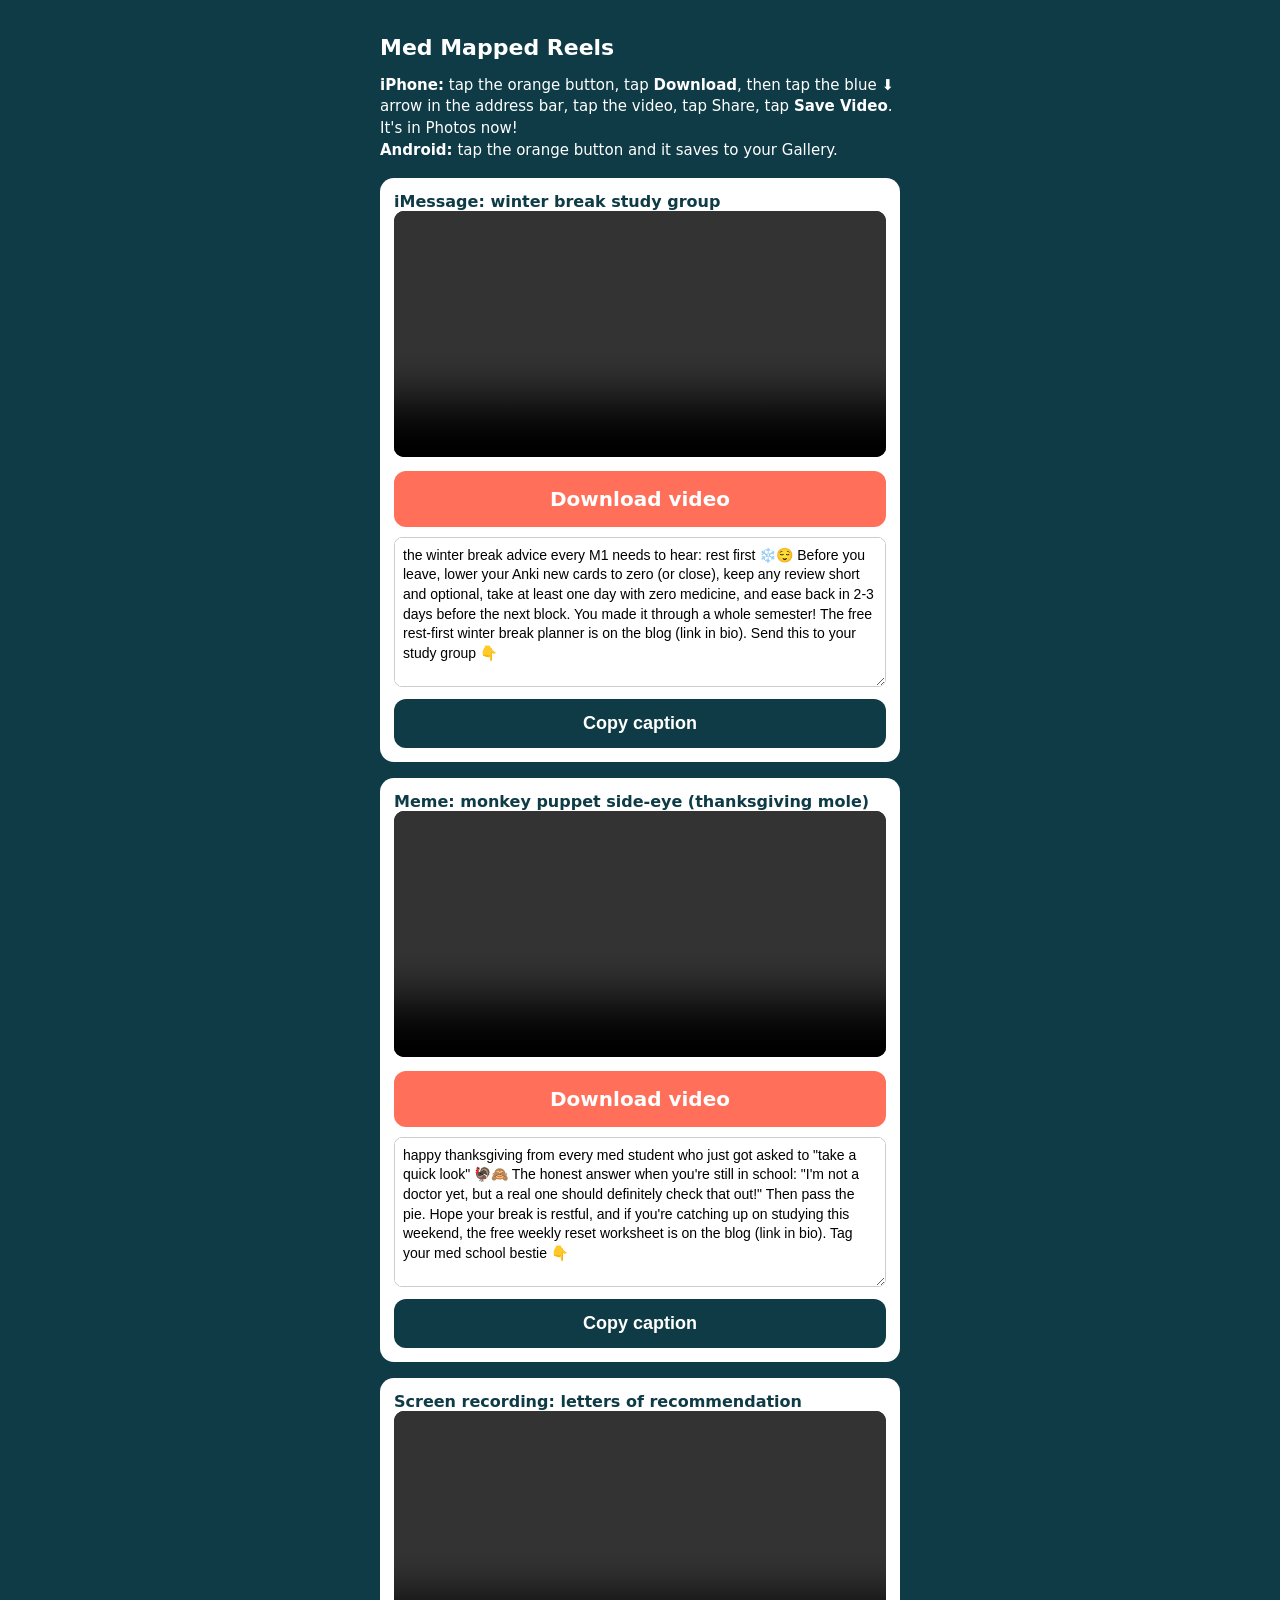
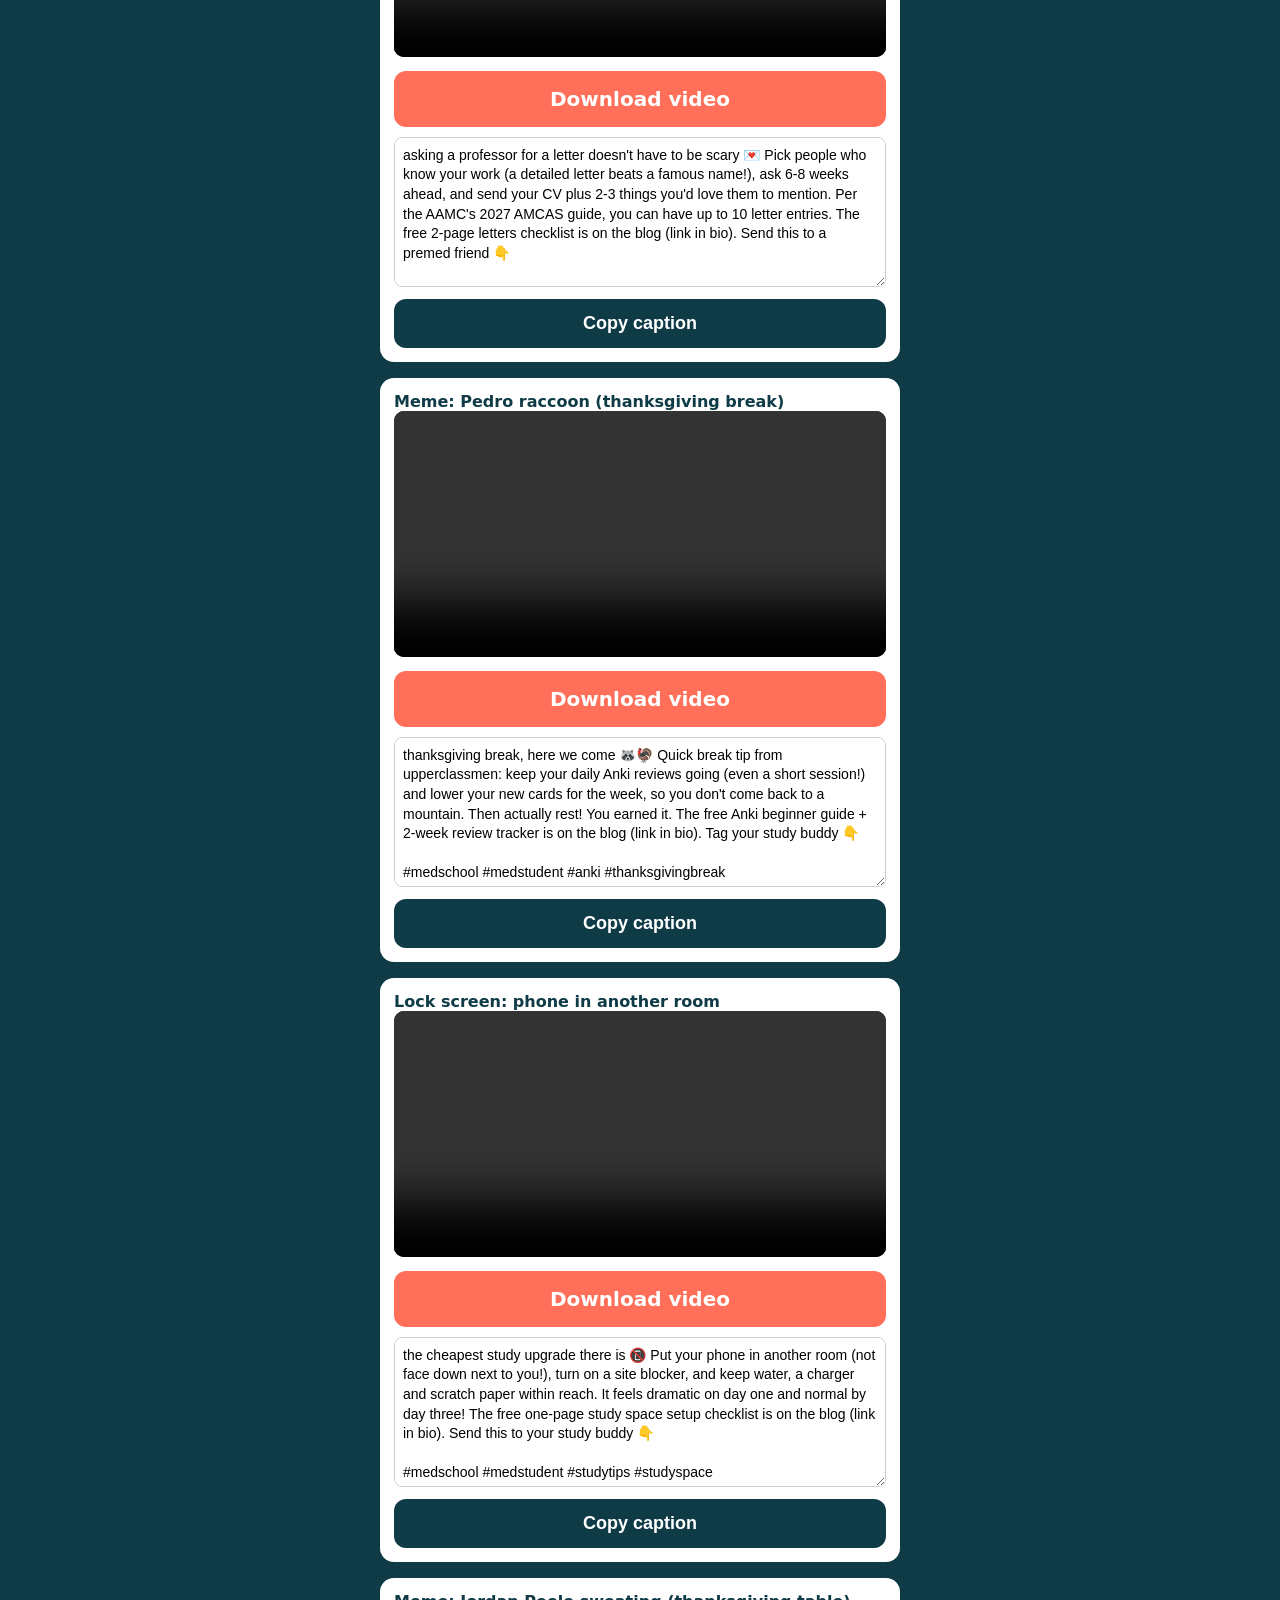
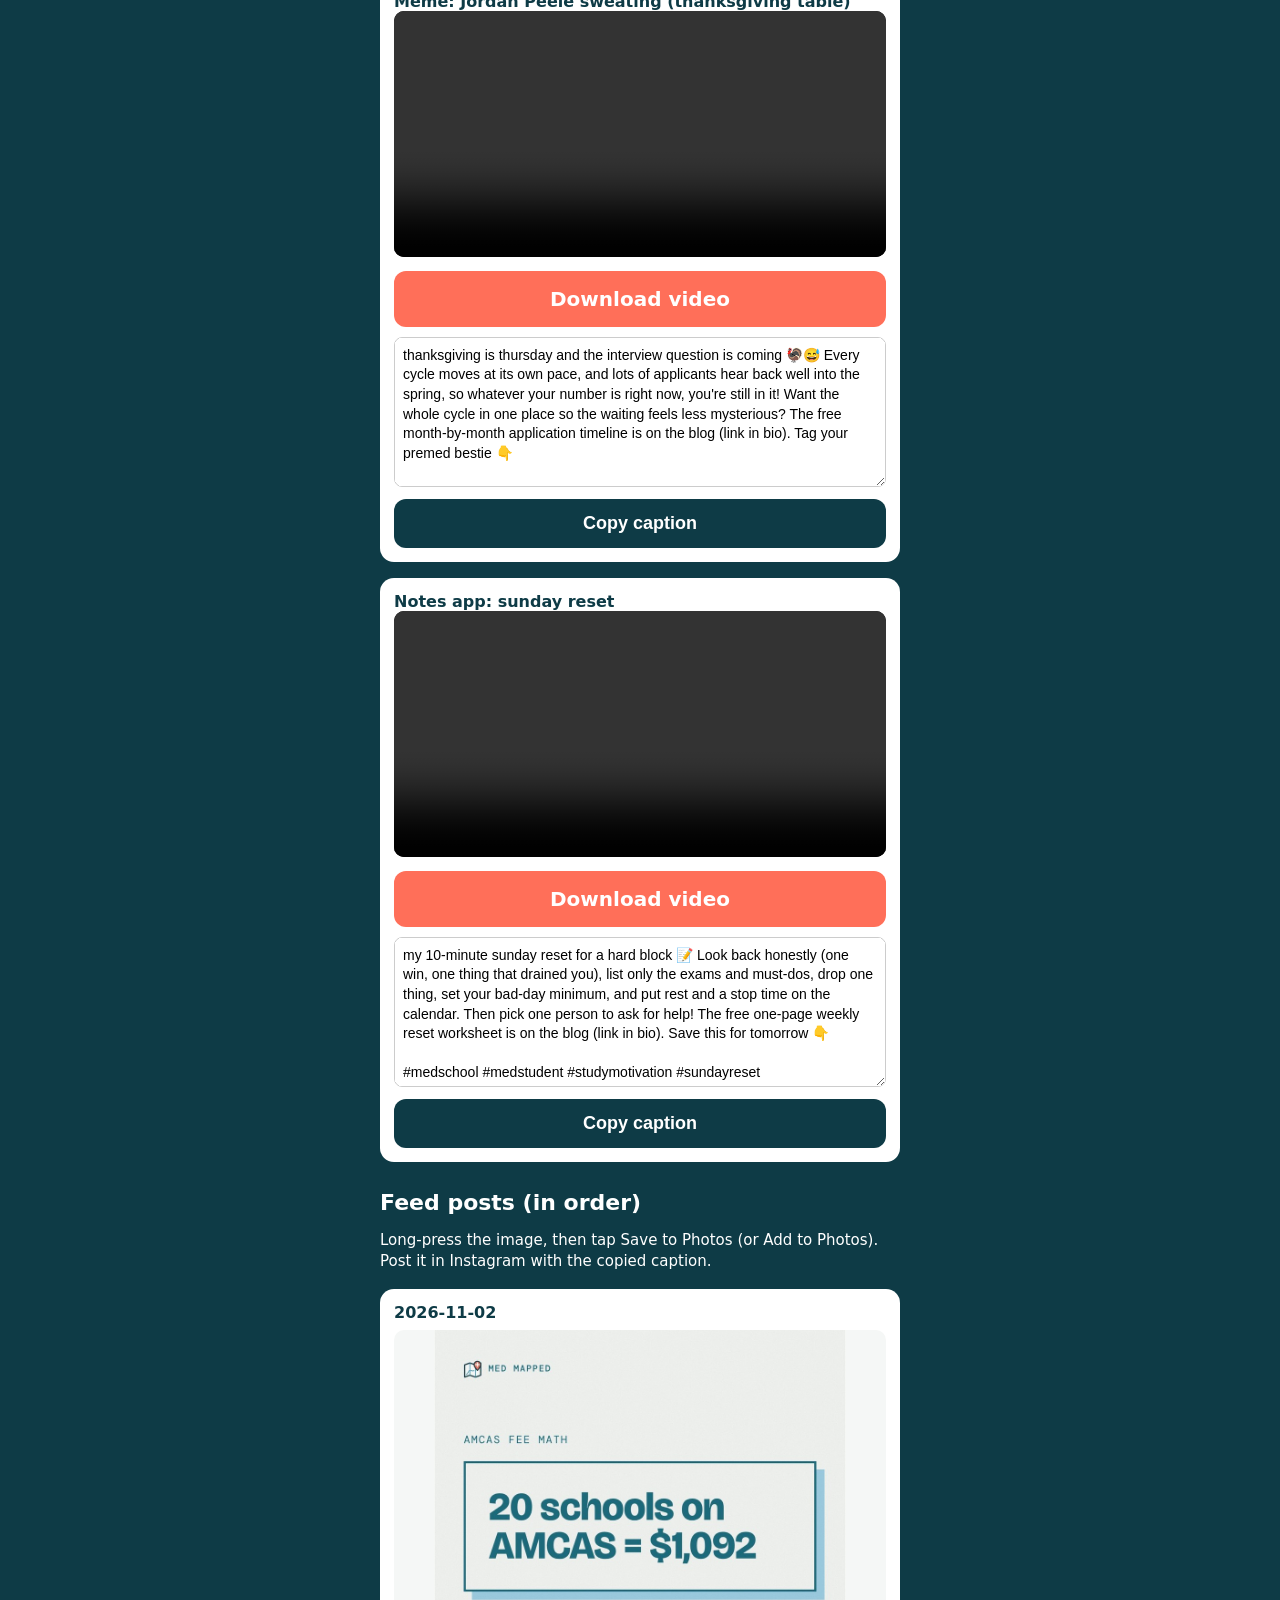
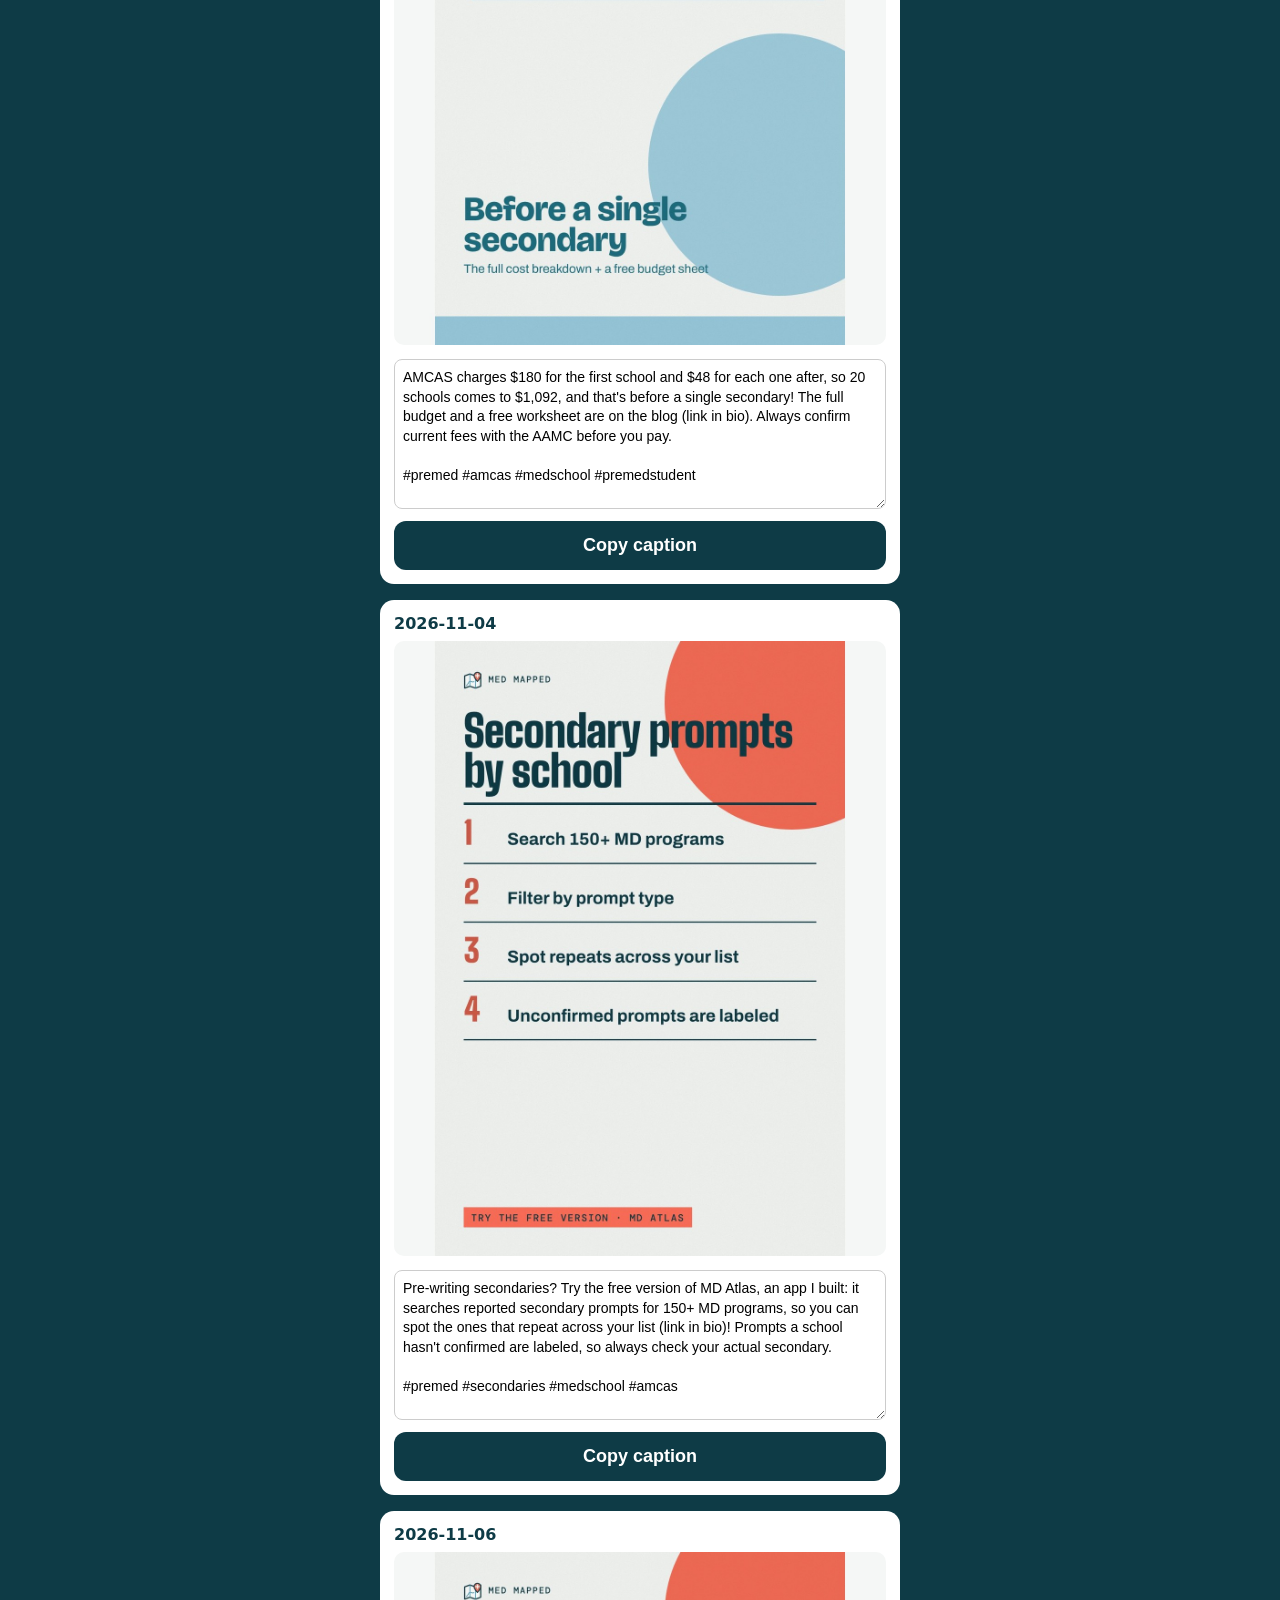
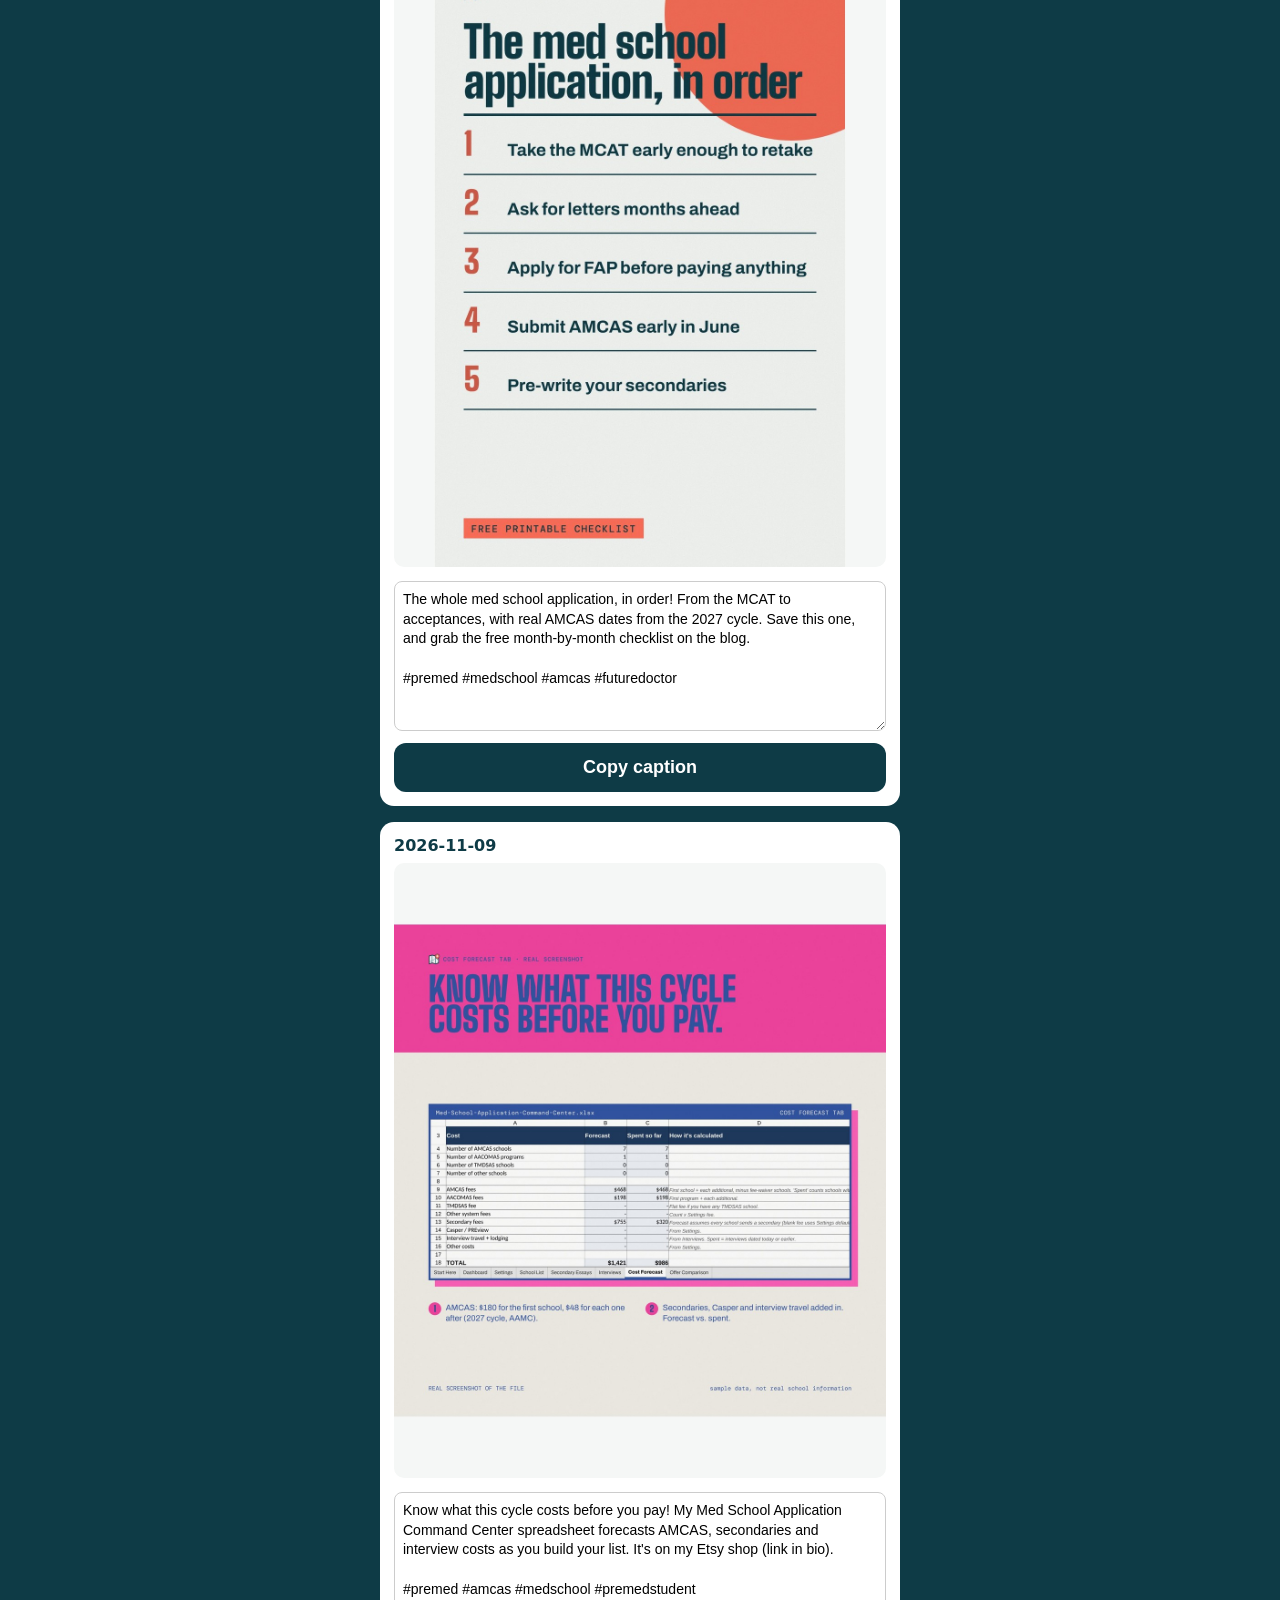
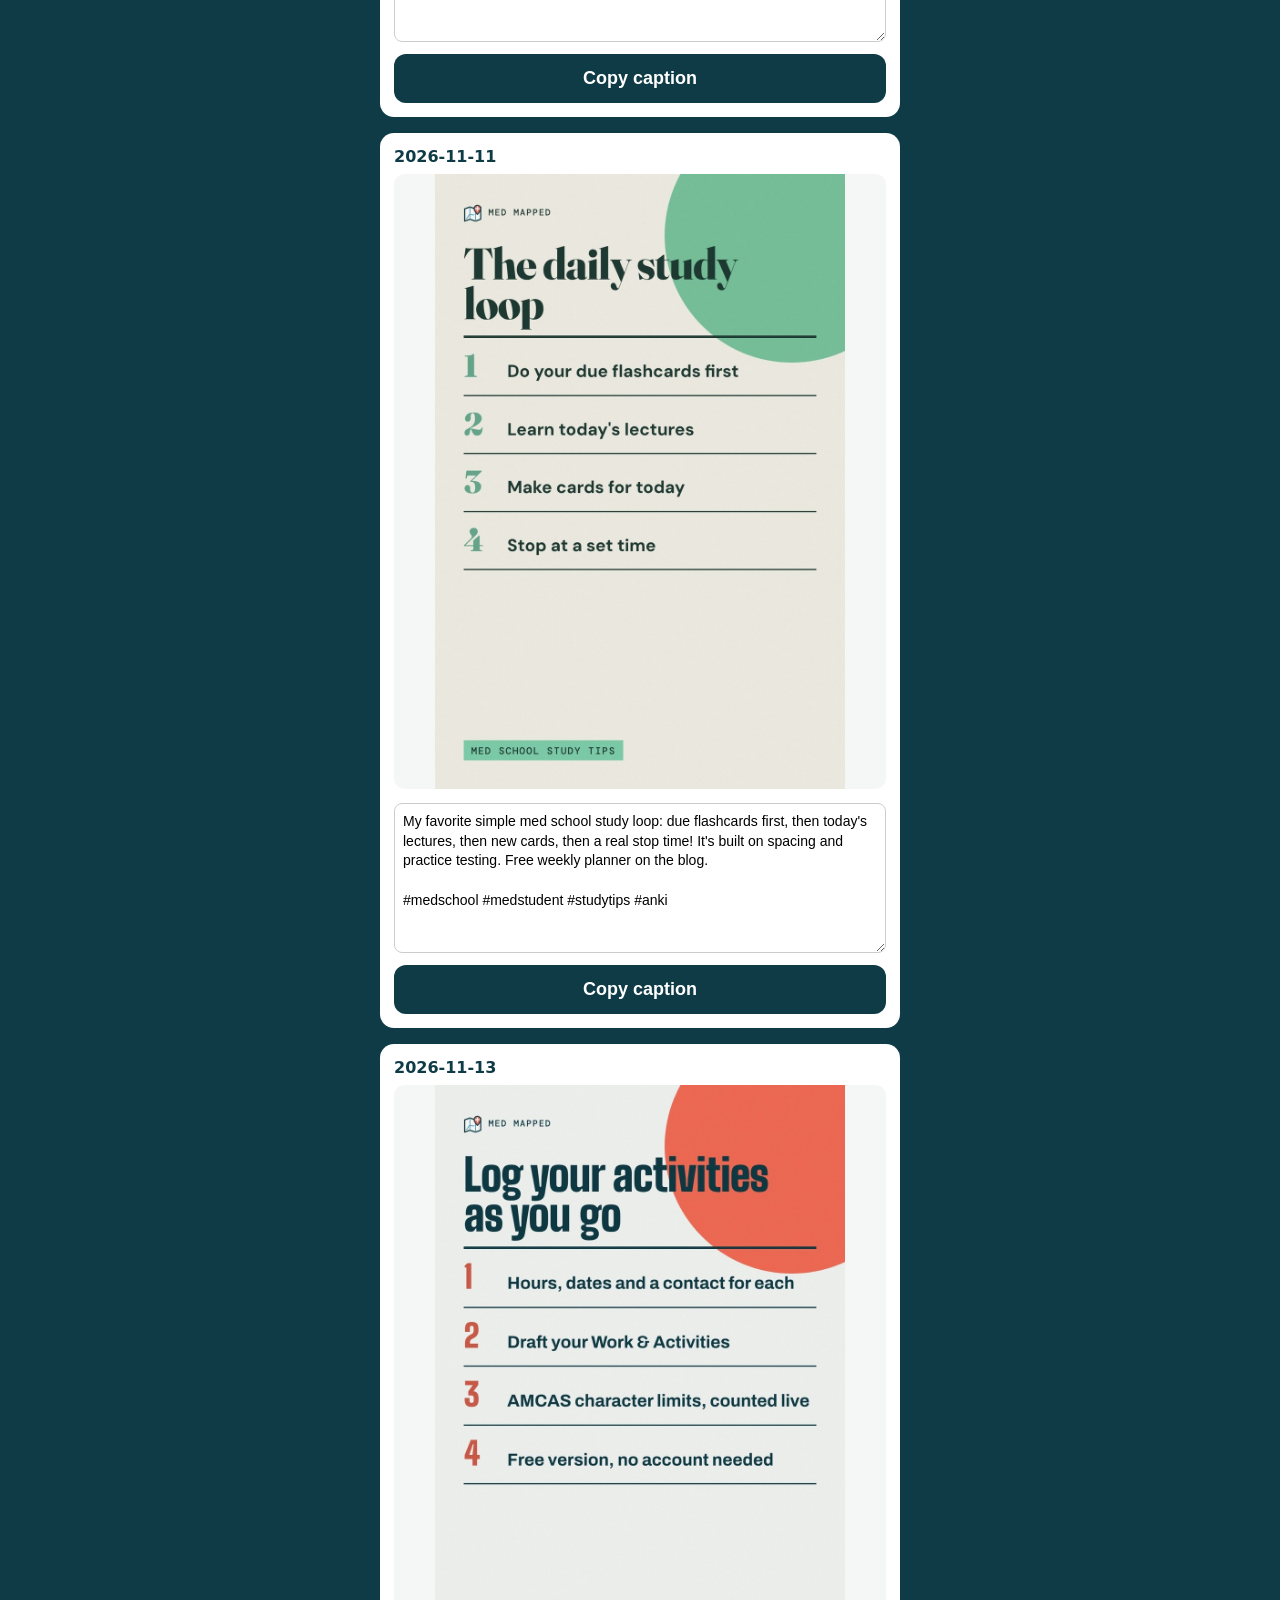
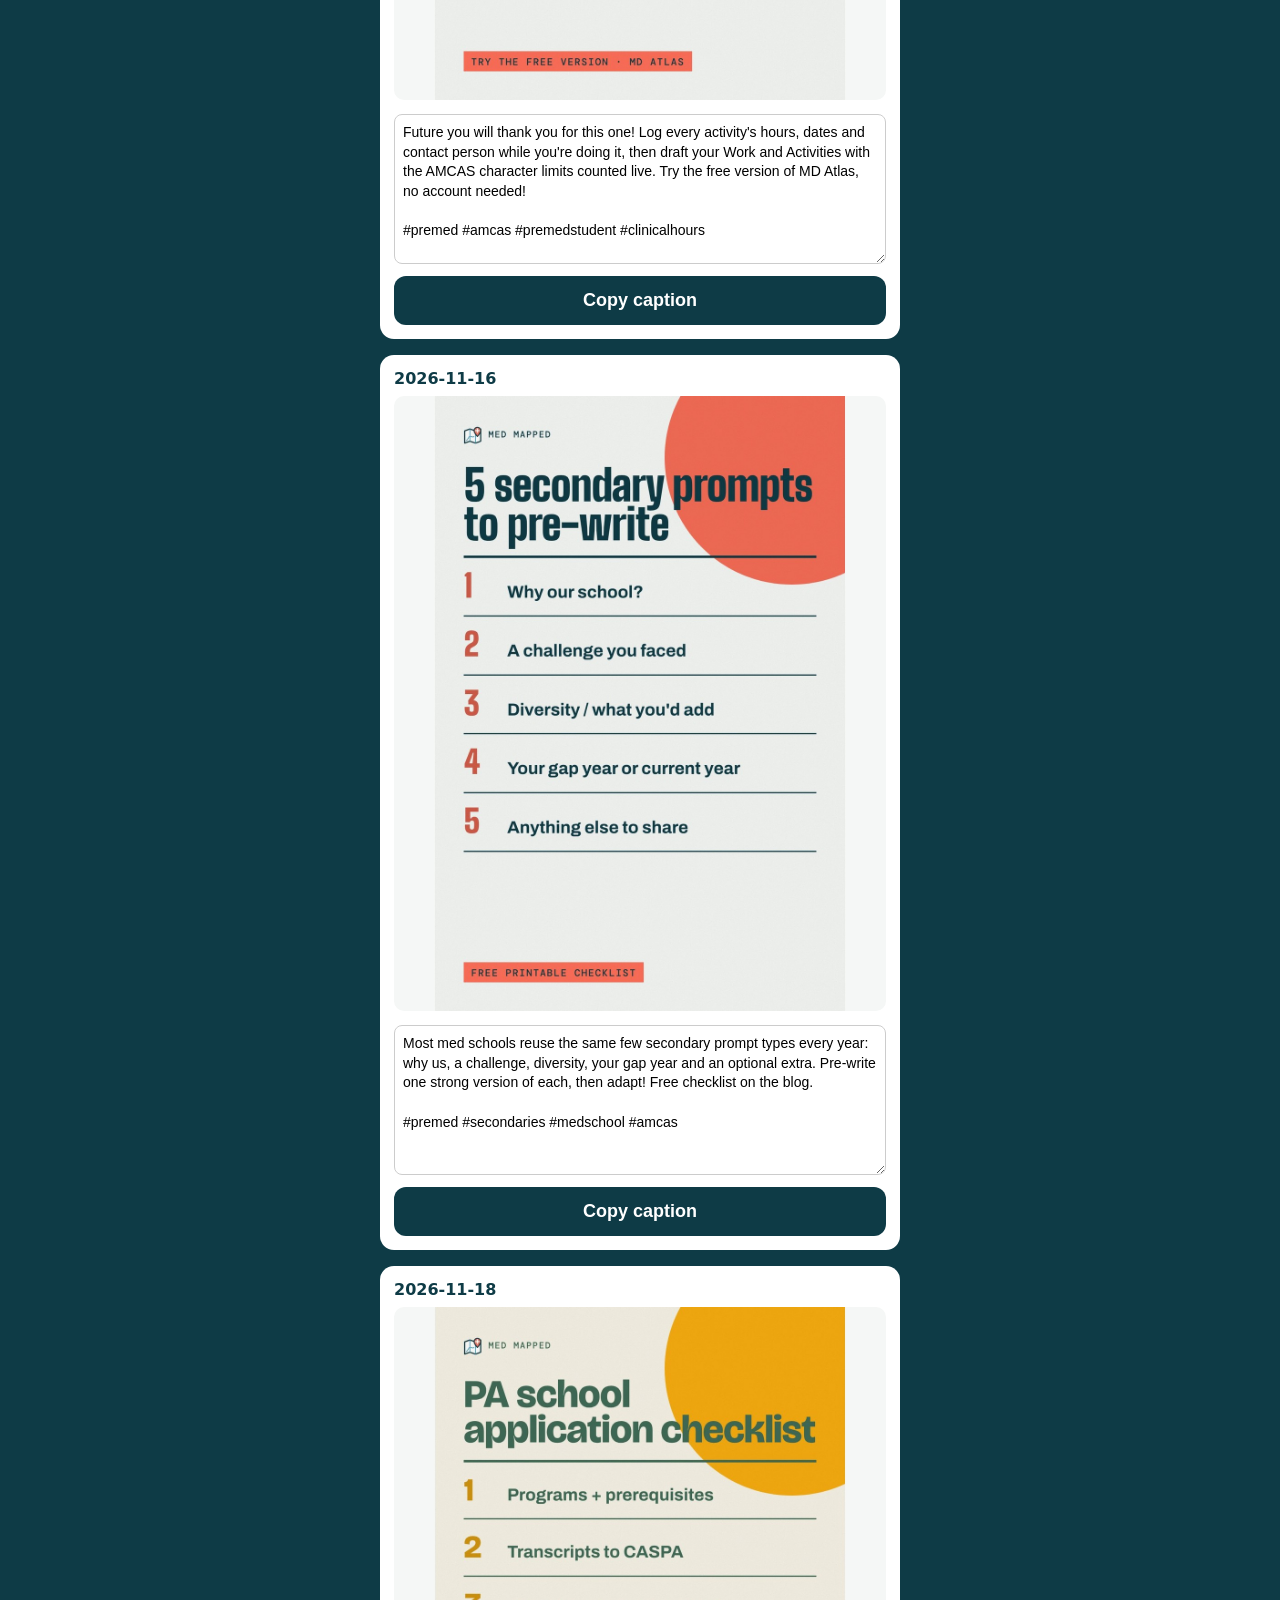
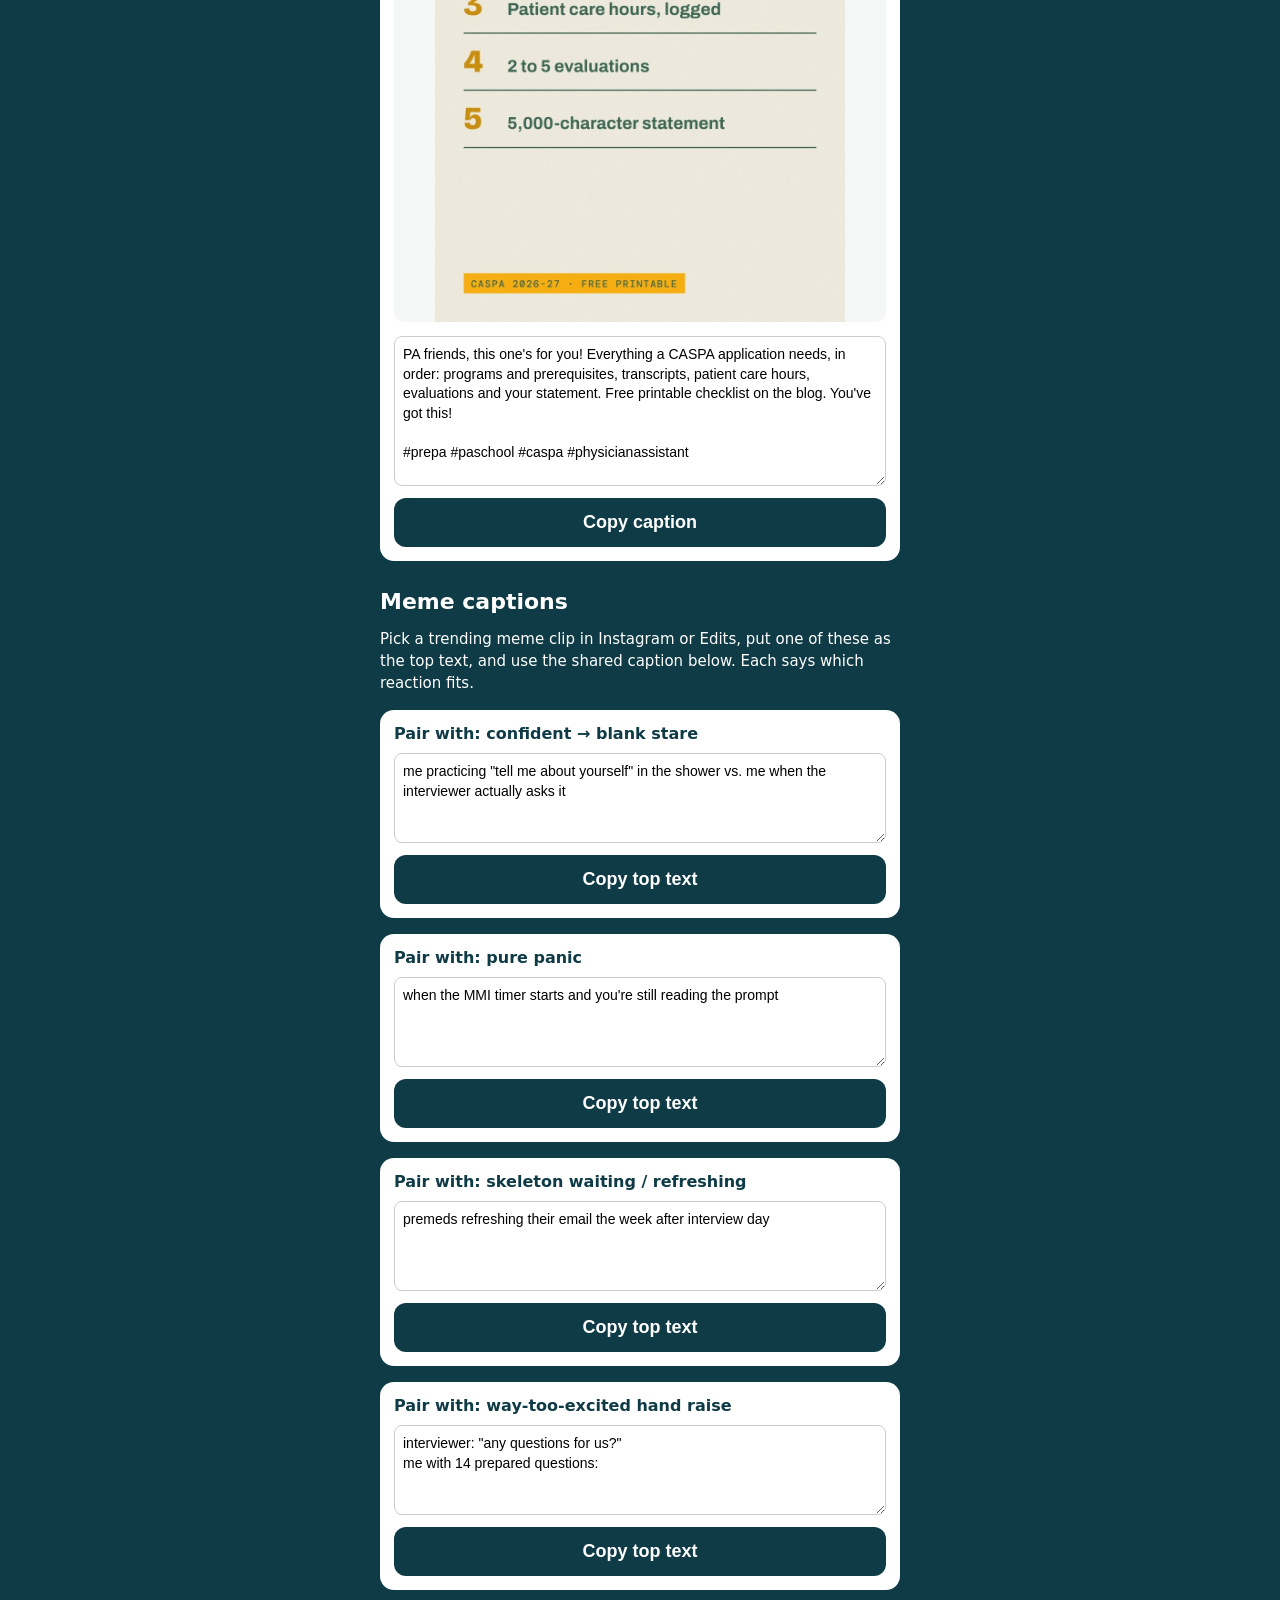
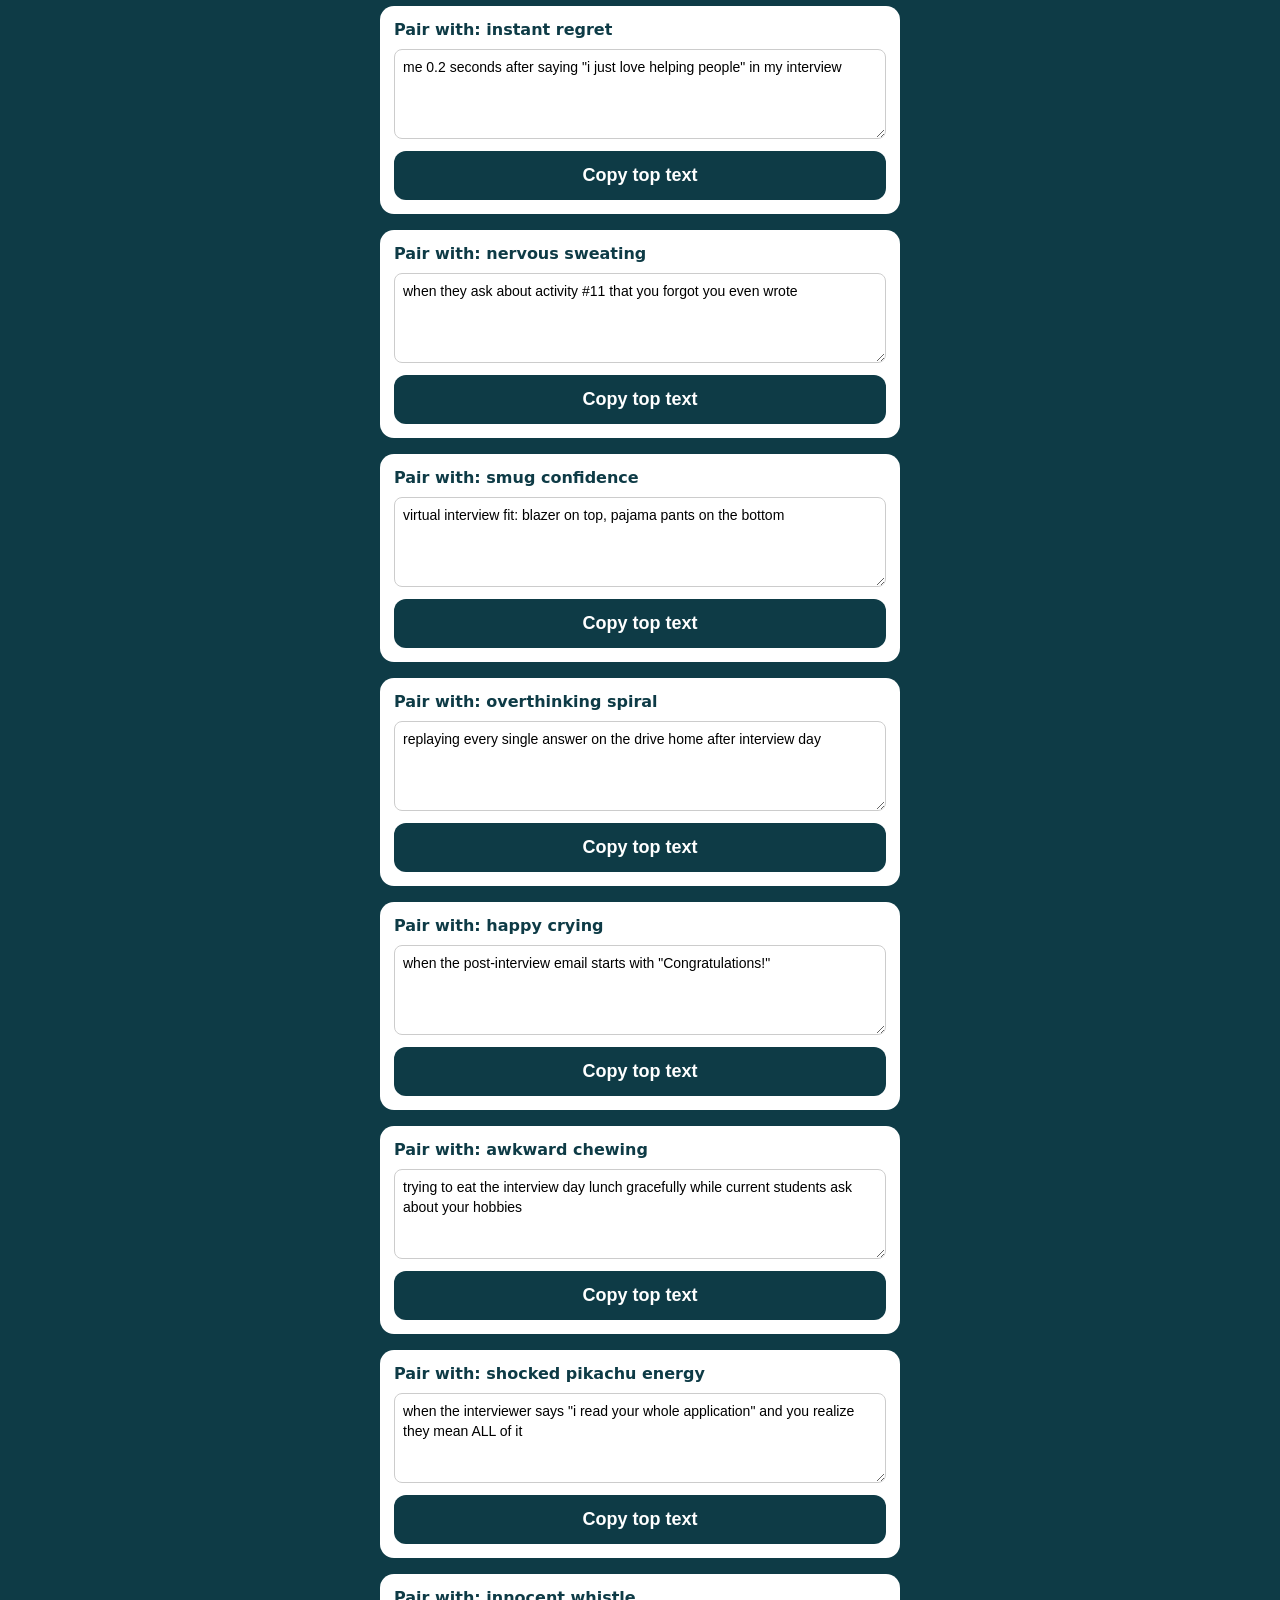
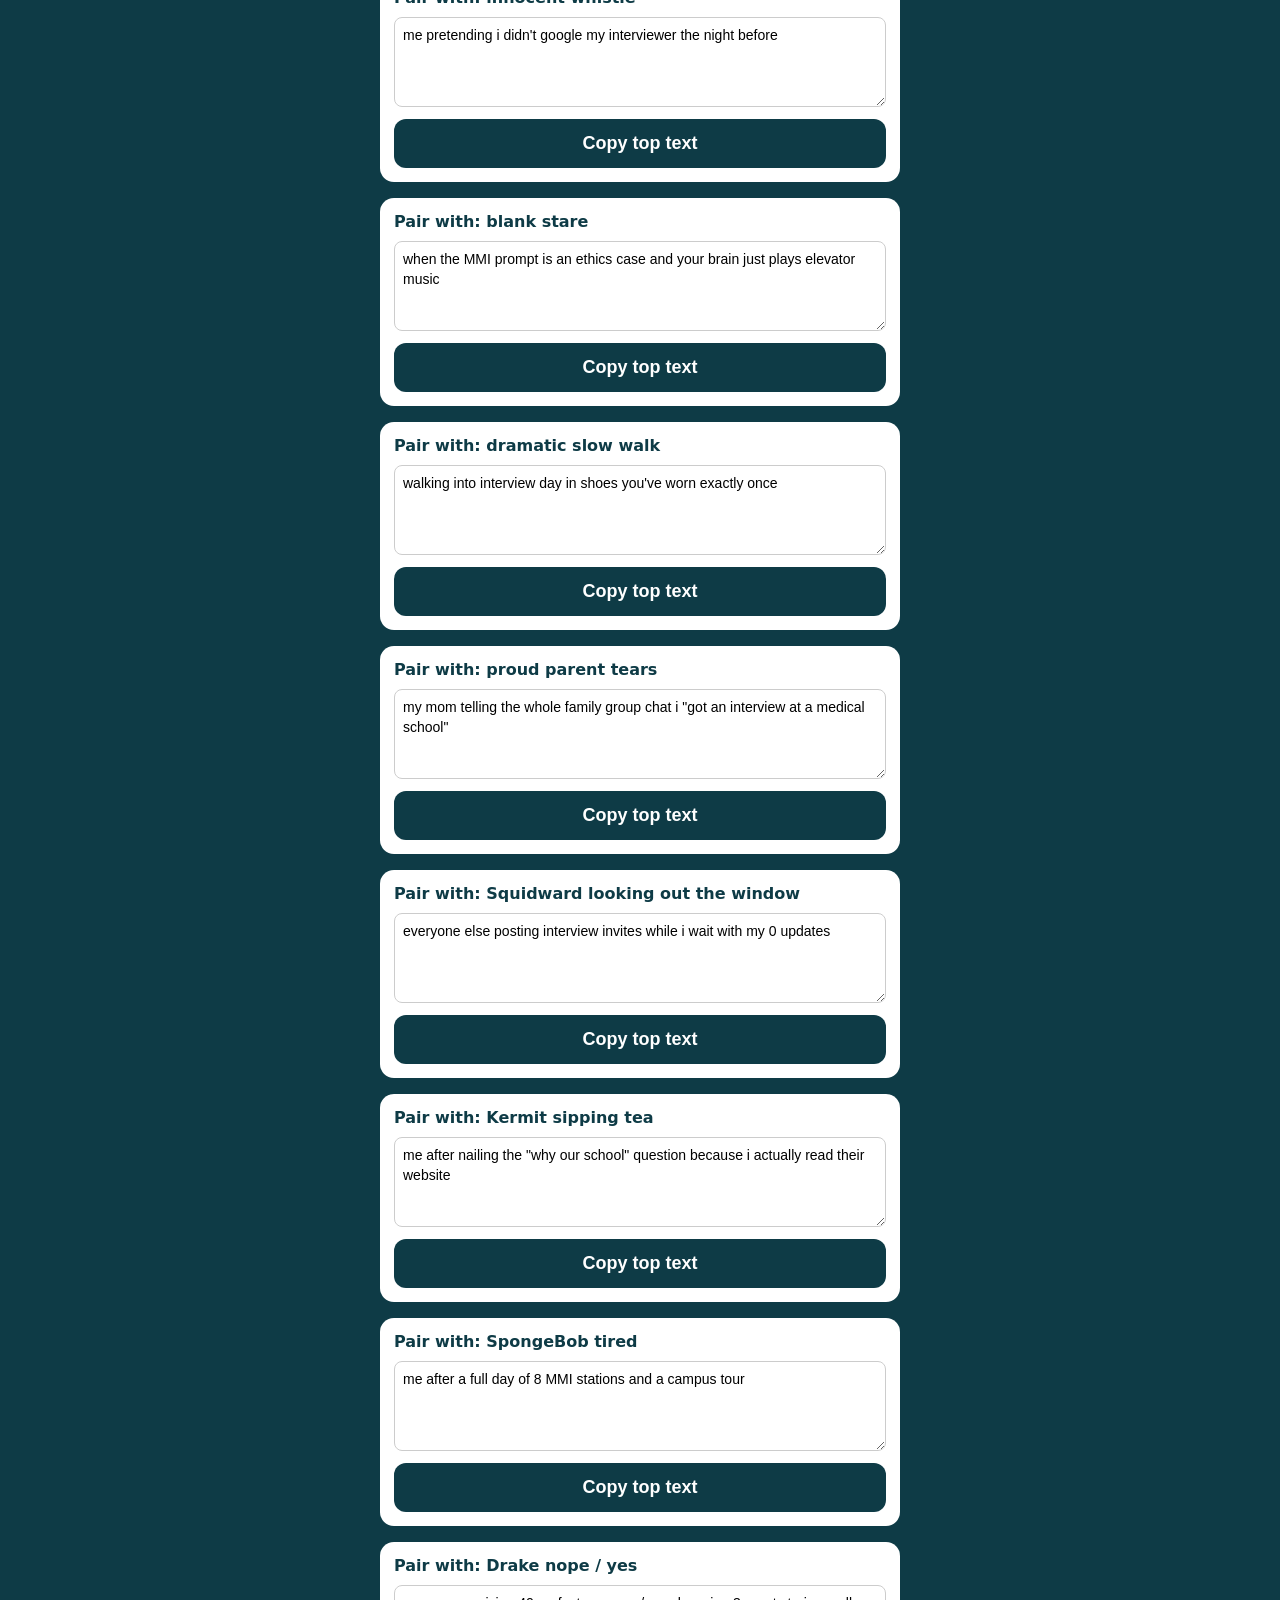
<file: static/social/reels/index.html>
<!doctype html><html lang="en"><head><meta charset="utf-8"><meta name="viewport" content="width=device-width,initial-scale=1"><meta name="robots" content="noindex">
<title>Reel downloads</title>
<style>body{font-family:-apple-system,system-ui,sans-serif;background:#0e3b46;color:#fff;margin:0;padding:20px 16px;max-width:520px;margin:auto}
h1{font-size:22px}.r{background:#fff;color:#0e3b46;border-radius:14px;padding:14px;margin:16px 0}video{width:100%;border-radius:10px;background:#000}
a.b{display:block;text-align:center;background:#ff6f59;color:#fff;font-weight:700;font-size:20px;padding:16px;border-radius:12px;text-decoration:none;margin-top:10px}
p{font-size:15px;line-height:1.45}textarea{width:100%;height:150px;margin-top:10px;font:14px/1.4 -apple-system,sans-serif;border:1px solid #ccc;border-radius:8px;padding:8px;box-sizing:border-box}button{width:100%;margin-top:8px;padding:14px;font-size:18px;font-weight:700;border:0;border-radius:12px;background:#0e3b46;color:#fff}</style></head><body>
<h1>Med Mapped Reels</h1>
<p><b>iPhone:</b> tap the orange button, tap <b>Download</b>, then tap the blue ⬇ arrow in the address bar, tap the video, tap Share, tap <b>Save Video</b>. It's in Photos now!<br><b>Android:</b> tap the orange button and it saves to your Gallery.</p>
<div class="r"><b>iMessage: winter break study group</b><video src="reel-40.mp4" controls playsinline preload="metadata"></video><a class="b" href="reel-40.mp4" download="medmapped-reel-40.mp4">Download video</a>
<textarea id="c40" readonly>the winter break advice every M1 needs to hear: rest first ❄️😌 Before you leave, lower your Anki new cards to zero (or close), keep any review short and optional, take at least one day with zero medicine, and ease back in 2-3 days before the next block. You made it through a whole semester! The free rest-first winter break planner is on the blog (link in bio). Send this to your study group 👇

#medschool #medstudent #winterbreak #anki</textarea><button onclick="navigator.clipboard.writeText(document.getElementById('c40').value);this.textContent='Copied!'">Copy caption</button></div>
<div class="r"><b>Meme: monkey puppet side-eye (thanksgiving mole)</b><video src="reel-39.mp4" controls playsinline preload="metadata"></video><a class="b" href="reel-39.mp4" download="medmapped-reel-39.mp4">Download video</a>
<textarea id="c39" readonly>happy thanksgiving from every med student who just got asked to &quot;take a quick look&quot; 🦃🙈 The honest answer when you&#x27;re still in school: &quot;I&#x27;m not a doctor yet, but a real one should definitely check that out!&quot; Then pass the pie. Hope your break is restful, and if you&#x27;re catching up on studying this weekend, the free weekly reset worksheet is on the blog (link in bio). Tag your med school bestie 👇

#medschool #medstudent #medschoolmemes #thanksgiving</textarea><button onclick="navigator.clipboard.writeText(document.getElementById('c39').value);this.textContent='Copied!'">Copy caption</button></div>
<div class="r"><b>Screen recording: letters of recommendation</b><video src="reel-38.mp4" controls playsinline preload="metadata"></video><a class="b" href="reel-38.mp4" download="medmapped-reel-38.mp4">Download video</a>
<textarea id="c38" readonly>asking a professor for a letter doesn&#x27;t have to be scary 💌 Pick people who know your work (a detailed letter beats a famous name!), ask 6-8 weeks ahead, and send your CV plus 2-3 things you&#x27;d love them to mention. Per the AAMC&#x27;s 2027 AMCAS guide, you can have up to 10 letter entries. The free 2-page letters checklist is on the blog (link in bio). Send this to a premed friend 👇

#premed #premedstudent #medschoolapplication #lettersofrecommendation</textarea><button onclick="navigator.clipboard.writeText(document.getElementById('c38').value);this.textContent='Copied!'">Copy caption</button></div>
<div class="r"><b>Meme: Pedro raccoon (thanksgiving break)</b><video src="reel-37.mp4" controls playsinline preload="metadata"></video><a class="b" href="reel-37.mp4" download="medmapped-reel-37.mp4">Download video</a>
<textarea id="c37" readonly>thanksgiving break, here we come 🦝🦃 Quick break tip from upperclassmen: keep your daily Anki reviews going (even a short session!) and lower your new cards for the week, so you don&#x27;t come back to a mountain. Then actually rest! You earned it. The free Anki beginner guide + 2-week review tracker is on the blog (link in bio). Tag your study buddy 👇

#medschool #medstudent #anki #thanksgivingbreak</textarea><button onclick="navigator.clipboard.writeText(document.getElementById('c37').value);this.textContent='Copied!'">Copy caption</button></div>
<div class="r"><b>Lock screen: phone in another room</b><video src="reel-36.mp4" controls playsinline preload="metadata"></video><a class="b" href="reel-36.mp4" download="medmapped-reel-36.mp4">Download video</a>
<textarea id="c36" readonly>the cheapest study upgrade there is 📵 Put your phone in another room (not face down next to you!), turn on a site blocker, and keep water, a charger and scratch paper within reach. It feels dramatic on day one and normal by day three! The free one-page study space setup checklist is on the blog (link in bio). Send this to your study buddy 👇

#medschool #medstudent #studytips #studyspace</textarea><button onclick="navigator.clipboard.writeText(document.getElementById('c36').value);this.textContent='Copied!'">Copy caption</button></div>
<div class="r"><b>Meme: Jordan Peele sweating (thanksgiving table)</b><video src="reel-35.mp4" controls playsinline preload="metadata"></video><a class="b" href="reel-35.mp4" download="medmapped-reel-35.mp4">Download video</a>
<textarea id="c35" readonly>thanksgiving is thursday and the interview question is coming 🦃😅 Every cycle moves at its own pace, and lots of applicants hear back well into the spring, so whatever your number is right now, you&#x27;re still in it! Want the whole cycle in one place so the waiting feels less mysterious? The free month-by-month application timeline is on the blog (link in bio). Tag your premed bestie 👇

#premed #premedlife #medschoolapplication #premedmemes</textarea><button onclick="navigator.clipboard.writeText(document.getElementById('c35').value);this.textContent='Copied!'">Copy caption</button></div>
<div class="r"><b>Notes app: sunday reset</b><video src="reel-34.mp4" controls playsinline preload="metadata"></video><a class="b" href="reel-34.mp4" download="medmapped-reel-34.mp4">Download video</a>
<textarea id="c34" readonly>my 10-minute sunday reset for a hard block 📝 Look back honestly (one win, one thing that drained you), list only the exams and must-dos, drop one thing, set your bad-day minimum, and put rest and a stop time on the calendar. Then pick one person to ask for help! The free one-page weekly reset worksheet is on the blog (link in bio). Save this for tomorrow 👇

#medschool #medstudent #studymotivation #sundayreset</textarea><button onclick="navigator.clipboard.writeText(document.getElementById('c34').value);this.textContent='Copied!'">Copy caption</button></div>
<h1 style="margin-top:28px">Feed posts (in order)</h1><p>Long-press the image, then tap Save to Photos (or Add to Photos). Post it in Instagram with the copied caption.</p>
<div class="r"><b>2026-11-02</b><img src="../ig-batch1/02-amcas-cost.jpg" style="width:100%;border-radius:10px;margin-top:8px" alt=""><textarea id="f0" readonly>AMCAS charges $180 for the first school and $48 for each one after, so 20 schools comes to $1,092, and that&#x27;s before a single secondary! The full budget and a free worksheet are on the blog (link in bio). Always confirm current fees with the AAMC before you pay.

#premed #amcas #medschool #premedstudent</textarea><button onclick="navigator.clipboard.writeText(document.getElementById('f0').value);this.textContent='Copied!'">Copy caption</button></div>
<div class="r"><b>2026-11-04</b><img src="../ig-batch1/03-secondary-prompts-free.jpg" style="width:100%;border-radius:10px;margin-top:8px" alt=""><textarea id="f1" readonly>Pre-writing secondaries? Try the free version of MD Atlas, an app I built: it searches reported secondary prompts for 150+ MD programs, so you can spot the ones that repeat across your list (link in bio)! Prompts a school hasn&#x27;t confirmed are labeled, so always check your actual secondary.

#premed #secondaries #medschool #amcas</textarea><button onclick="navigator.clipboard.writeText(document.getElementById('f1').value);this.textContent='Copied!'">Copy caption</button></div>
<div class="r"><b>2026-11-06</b><img src="../ig-batch1/04-application-timeline.jpg" style="width:100%;border-radius:10px;margin-top:8px" alt=""><textarea id="f2" readonly>The whole med school application, in order! From the MCAT to acceptances, with real AMCAS dates from the 2027 cycle. Save this one, and grab the free month-by-month checklist on the blog.

#premed #medschool #amcas #futuredoctor</textarea><button onclick="navigator.clipboard.writeText(document.getElementById('f2').value);this.textContent='Copied!'">Copy caption</button></div>
<div class="r"><b>2026-11-09</b><img src="../ig-batch1/05-tracker-cost-forecast.jpg" style="width:100%;border-radius:10px;margin-top:8px" alt=""><textarea id="f3" readonly>Know what this cycle costs before you pay! My Med School Application Command Center spreadsheet forecasts AMCAS, secondaries and interview costs as you build your list. It&#x27;s on my Etsy shop (link in bio).

#premed #amcas #medschool #premedstudent</textarea><button onclick="navigator.clipboard.writeText(document.getElementById('f3').value);this.textContent='Copied!'">Copy caption</button></div>
<div class="r"><b>2026-11-11</b><img src="../ig-batch1/06-daily-study-loop.jpg" style="width:100%;border-radius:10px;margin-top:8px" alt=""><textarea id="f4" readonly>My favorite simple med school study loop: due flashcards first, then today&#x27;s lectures, then new cards, then a real stop time! It&#x27;s built on spacing and practice testing. Free weekly planner on the blog.

#medschool #medstudent #studytips #anki</textarea><button onclick="navigator.clipboard.writeText(document.getElementById('f4').value);this.textContent='Copied!'">Copy caption</button></div>
<div class="r"><b>2026-11-13</b><img src="../ig-batch1/07-activity-log.jpg" style="width:100%;border-radius:10px;margin-top:8px" alt=""><textarea id="f5" readonly>Future you will thank you for this one! Log every activity&#x27;s hours, dates and contact person while you&#x27;re doing it, then draft your Work and Activities with the AMCAS character limits counted live. Try the free version of MD Atlas, no account needed!

#premed #amcas #premedstudent #clinicalhours</textarea><button onclick="navigator.clipboard.writeText(document.getElementById('f5').value);this.textContent='Copied!'">Copy caption</button></div>
<div class="r"><b>2026-11-16</b><img src="../ig-batch1/08-secondary-prompt-types.jpg" style="width:100%;border-radius:10px;margin-top:8px" alt=""><textarea id="f6" readonly>Most med schools reuse the same few secondary prompt types every year: why us, a challenge, diversity, your gap year and an optional extra. Pre-write one strong version of each, then adapt! Free checklist on the blog.

#premed #secondaries #medschool #amcas</textarea><button onclick="navigator.clipboard.writeText(document.getElementById('f6').value);this.textContent='Copied!'">Copy caption</button></div>
<div class="r"><b>2026-11-18</b><img src="../ig-batch1/09-pa-checklist.jpg" style="width:100%;border-radius:10px;margin-top:8px" alt=""><textarea id="f7" readonly>PA friends, this one&#x27;s for you! Everything a CASPA application needs, in order: programs and prerequisites, transcripts, patient care hours, evaluations and your statement. Free printable checklist on the blog. You&#x27;ve got this!

#prepa #paschool #caspa #physicianassistant</textarea><button onclick="navigator.clipboard.writeText(document.getElementById('f7').value);this.textContent='Copied!'">Copy caption</button></div>
<h1 style="margin-top:28px">Meme captions</h1><p>Pick a trending meme clip in Instagram or Edits, put one of these as the top text, and use the shared caption below. Each says which reaction fits.</p>
<div class="r"><b>Pair with: confident → blank stare</b><textarea id="m0" readonly style="height:90px">me practicing &quot;tell me about yourself&quot; in the shower vs. me when the interviewer actually asks it</textarea><button onclick="navigator.clipboard.writeText(document.getElementById('m0').value);this.textContent='Copied!'">Copy top text</button></div>
<div class="r"><b>Pair with: pure panic</b><textarea id="m1" readonly style="height:90px">when the MMI timer starts and you&#x27;re still reading the prompt</textarea><button onclick="navigator.clipboard.writeText(document.getElementById('m1').value);this.textContent='Copied!'">Copy top text</button></div>
<div class="r"><b>Pair with: skeleton waiting / refreshing</b><textarea id="m2" readonly style="height:90px">premeds refreshing their email the week after interview day</textarea><button onclick="navigator.clipboard.writeText(document.getElementById('m2').value);this.textContent='Copied!'">Copy top text</button></div>
<div class="r"><b>Pair with: way-too-excited hand raise</b><textarea id="m3" readonly style="height:90px">interviewer: &quot;any questions for us?&quot;
me with 14 prepared questions:</textarea><button onclick="navigator.clipboard.writeText(document.getElementById('m3').value);this.textContent='Copied!'">Copy top text</button></div>
<div class="r"><b>Pair with: instant regret</b><textarea id="m4" readonly style="height:90px">me 0.2 seconds after saying &quot;i just love helping people&quot; in my interview</textarea><button onclick="navigator.clipboard.writeText(document.getElementById('m4').value);this.textContent='Copied!'">Copy top text</button></div>
<div class="r"><b>Pair with: nervous sweating</b><textarea id="m5" readonly style="height:90px">when they ask about activity #11 that you forgot you even wrote</textarea><button onclick="navigator.clipboard.writeText(document.getElementById('m5').value);this.textContent='Copied!'">Copy top text</button></div>
<div class="r"><b>Pair with: smug confidence</b><textarea id="m6" readonly style="height:90px">virtual interview fit: blazer on top, pajama pants on the bottom</textarea><button onclick="navigator.clipboard.writeText(document.getElementById('m6').value);this.textContent='Copied!'">Copy top text</button></div>
<div class="r"><b>Pair with: overthinking spiral</b><textarea id="m7" readonly style="height:90px">replaying every single answer on the drive home after interview day</textarea><button onclick="navigator.clipboard.writeText(document.getElementById('m7').value);this.textContent='Copied!'">Copy top text</button></div>
<div class="r"><b>Pair with: happy crying</b><textarea id="m8" readonly style="height:90px">when the post-interview email starts with &quot;Congratulations!&quot;</textarea><button onclick="navigator.clipboard.writeText(document.getElementById('m8').value);this.textContent='Copied!'">Copy top text</button></div>
<div class="r"><b>Pair with: awkward chewing</b><textarea id="m9" readonly style="height:90px">trying to eat the interview day lunch gracefully while current students ask about your hobbies</textarea><button onclick="navigator.clipboard.writeText(document.getElementById('m9').value);this.textContent='Copied!'">Copy top text</button></div>
<div class="r"><b>Pair with: shocked pikachu energy</b><textarea id="m10" readonly style="height:90px">when the interviewer says &quot;i read your whole application&quot; and you realize they mean ALL of it</textarea><button onclick="navigator.clipboard.writeText(document.getElementById('m10').value);this.textContent='Copied!'">Copy top text</button></div>
<div class="r"><b>Pair with: innocent whistle</b><textarea id="m11" readonly style="height:90px">me pretending i didn&#x27;t google my interviewer the night before</textarea><button onclick="navigator.clipboard.writeText(document.getElementById('m11').value);this.textContent='Copied!'">Copy top text</button></div>
<div class="r"><b>Pair with: blank stare</b><textarea id="m12" readonly style="height:90px">when the MMI prompt is an ethics case and your brain just plays elevator music</textarea><button onclick="navigator.clipboard.writeText(document.getElementById('m12').value);this.textContent='Copied!'">Copy top text</button></div>
<div class="r"><b>Pair with: dramatic slow walk</b><textarea id="m13" readonly style="height:90px">walking into interview day in shoes you&#x27;ve worn exactly once</textarea><button onclick="navigator.clipboard.writeText(document.getElementById('m13').value);this.textContent='Copied!'">Copy top text</button></div>
<div class="r"><b>Pair with: proud parent tears</b><textarea id="m14" readonly style="height:90px">my mom telling the whole family group chat i &quot;got an interview at a medical school&quot;</textarea><button onclick="navigator.clipboard.writeText(document.getElementById('m14').value);this.textContent='Copied!'">Copy top text</button></div>
<div class="r"><b>Pair with: Squidward looking out the window</b><textarea id="m15" readonly style="height:90px">everyone else posting interview invites while i wait with my 0 updates</textarea><button onclick="navigator.clipboard.writeText(document.getElementById('m15').value);this.textContent='Copied!'">Copy top text</button></div>
<div class="r"><b>Pair with: Kermit sipping tea</b><textarea id="m16" readonly style="height:90px">me after nailing the &quot;why our school&quot; question because i actually read their website</textarea><button onclick="navigator.clipboard.writeText(document.getElementById('m16').value);this.textContent='Copied!'">Copy top text</button></div>
<div class="r"><b>Pair with: SpongeBob tired</b><textarea id="m17" readonly style="height:90px">me after a full day of 8 MMI stations and a campus tour</textarea><button onclick="navigator.clipboard.writeText(document.getElementById('m17').value);this.textContent='Copied!'">Copy top text</button></div>
<div class="r"><b>Pair with: Drake nope / yes</b><textarea id="m18" readonly style="height:90px">nope: memorizing 40 perfect answers / yes: knowing 3 great stories really well</textarea><button onclick="navigator.clipboard.writeText(document.getElementById('m18').value);this.textContent='Copied!'">Copy top text</button></div>
<div class="r"><b>Pair with: Gordon Ramsay &quot;finally, some good food&quot;</b><textarea id="m19" readonly style="height:90px">when the interviewer actually read your personal statement and asks a real follow-up</textarea><button onclick="navigator.clipboard.writeText(document.getElementById('m19').value);this.textContent='Copied!'">Copy top text</button></div>
<div class="r"><b>Pair with: Homer backing into the bushes</b><textarea id="m20" readonly style="height:90px">me when the student panel asks &quot;so what&#x27;s your favorite thing about our curriculum?&quot;</textarea><button onclick="navigator.clipboard.writeText(document.getElementById('m20').value);this.textContent='Copied!'">Copy top text</button></div>
<div class="r"><b>Pair with: Michael Scott &quot;no, no, no&quot;</b><textarea id="m21" readonly style="height:90px">interviewer: &quot;do you have any questions for us?&quot;
me: &quot;nope, you covered everything!&quot;</textarea><button onclick="navigator.clipboard.writeText(document.getElementById('m21').value);this.textContent='Copied!'">Copy top text</button></div>
<div class="r"><b>Pair with: Spider-Man pointing at Spider-Man</b><textarea id="m22" readonly style="height:90px">two applicants in the waiting room both asking &quot;so what&#x27;s your favorite thing about this school?&quot;</textarea><button onclick="navigator.clipboard.writeText(document.getElementById('m22').value);this.textContent='Copied!'">Copy top text</button></div>
<div class="r"><b>Pair with: frantic typing</b><textarea id="m23" readonly style="height:90px">me in the parking lot writing down every interviewer&#x27;s name before i forget</textarea><button onclick="navigator.clipboard.writeText(document.getElementById('m23').value);this.textContent='Copied!'">Copy top text</button></div>
<div class="r"><b>Pair with: Kermit sipping tea</b><textarea id="m24" readonly style="height:90px">me after finding my school&#x27;s student-run free clinic for my &quot;why our school&quot; answer</textarea><button onclick="navigator.clipboard.writeText(document.getElementById('m24').value);this.textContent='Copied!'">Copy top text</button></div>
<div class="r"><b>Pair with: SpongeBob tired</b><textarea id="m25" readonly style="height:90px">me after rereading my own personal statement for the 9th time this week</textarea><button onclick="navigator.clipboard.writeText(document.getElementById('m25').value);this.textContent='Copied!'">Copy top text</button></div>
<div class="r"><b>Pair with: Chloe side-eye</b><textarea id="m26" readonly style="height:90px">when the other applicant in the waiting room says they &quot;didn&#x27;t really prep&quot;</textarea><button onclick="navigator.clipboard.writeText(document.getElementById('m26').value);this.textContent='Copied!'">Copy top text</button></div>
<div class="r"><b>Pair with: Patrick staring blankly</b><textarea id="m27" readonly style="height:90px">when the zoom interview says &quot;the host will let you in soon&quot; and it&#x27;s been 11 minutes</textarea><button onclick="navigator.clipboard.writeText(document.getElementById('m27').value);this.textContent='Copied!'">Copy top text</button></div>
<div class="r"><b>Pair with: cat staring into the camera</b><textarea id="m28" readonly style="height:90px">me checking my teeth in the zoom preview for the 40th time</textarea><button onclick="navigator.clipboard.writeText(document.getElementById('m28').value);this.textContent='Copied!'">Copy top text</button></div>
<div class="r"><b>Pair with: Wednesday Addams stare</b><textarea id="m29" readonly style="height:90px">me making perfect eye contact with the webcam instead of the interviewer&#x27;s face</textarea><button onclick="navigator.clipboard.writeText(document.getElementById('m29').value);this.textContent='Copied!'">Copy top text</button></div>
<div class="r"><b>Pair with: SpongeBob imagination rainbow</b><textarea id="m30" readonly style="height:90px">me picturing my acceptance email after one good interview answer</textarea><button onclick="navigator.clipboard.writeText(document.getElementById('m30').value);this.textContent='Copied!'">Copy top text</button></div>
<div class="r"><b>Pair with: Kevin James hands in pockets</b><textarea id="m31" readonly style="height:90px">me walking out of my last interview of the season like nothing happened</textarea><button onclick="navigator.clipboard.writeText(document.getElementById('m31').value);this.textContent='Copied!'">Copy top text</button></div>
<div class="r"><b>Pair with: Kermit typing frantically</b><textarea id="m32" readonly style="height:90px">me writing my update letter the second something new happens</textarea><button onclick="navigator.clipboard.writeText(document.getElementById('m32').value);this.textContent='Copied!'">Copy top text</button></div>
<div class="r"><b>Pair with: Squidward window stare</b><textarea id="m33" readonly style="height:90px">me watching everyone post interview invites while i wait for mine</textarea><button onclick="navigator.clipboard.writeText(document.getElementById('m33').value);this.textContent='Copied!'">Copy top text</button></div>
<div class="r"><b>Pair with: Drake no / yes</b><textarea id="m34" readonly style="height:90px">rehearsing in my head ❌ practicing out loud to my dog ✅</textarea><button onclick="navigator.clipboard.writeText(document.getElementById('m34').value);this.textContent='Copied!'">Copy top text</button></div>
<div class="r"><b>Pair with: Spider-Man pointing at Spider-Man</b><textarea id="m35" readonly style="height:90px">every applicant in the waiting room wearing the same navy suit</textarea><button onclick="navigator.clipboard.writeText(document.getElementById('m35').value);this.textContent='Copied!'">Copy top text</button></div>
<div class="r"><b>Pair with: SpongeBob tired &quot;is mayonnaise an instrument&quot; face</b><textarea id="m36" readonly style="height:90px">me after my interviewer asks &quot;so, tell me about yourself&quot; and i forget my own name</textarea><button onclick="navigator.clipboard.writeText(document.getElementById('m36').value);this.textContent='Copied!'">Copy top text</button></div>
<div class="r"><b>Pair with: dog nodding approvingly</b><textarea id="m37" readonly style="height:90px">when the MMI prompt is about a topic you actually read up on last night</textarea><button onclick="navigator.clipboard.writeText(document.getElementById('m37').value);this.textContent='Copied!'">Copy top text</button></div>
<div class="r"><b>Pair with: Leo raising a glass (Gatsby toast)</b><textarea id="m38" readonly style="height:90px">to everyone who sent thank-you notes the same night 🥂</textarea><button onclick="navigator.clipboard.writeText(document.getElementById('m38').value);this.textContent='Copied!'">Copy top text</button></div>
<div class="r"><b>Pair with: Patrick &quot;we should take [it] and push it somewhere else&quot;</b><textarea id="m39" readonly style="height:90px">me deleting &quot;ever since i was a child&quot; from my personal statement for the 4th time</textarea><button onclick="navigator.clipboard.writeText(document.getElementById('m39').value);this.textContent='Copied!'">Copy top text</button></div>
<div class="r"><b>Pair with: Ryan Gosling staring (Blade Runner)</b><textarea id="m40" readonly style="height:90px">me watching my word count go from 6,100 to 5,300 characters</textarea><button onclick="navigator.clipboard.writeText(document.getElementById('m40').value);this.textContent='Copied!'">Copy top text</button></div>
<div class="r"><b>Pair with: Kombucha girl unsure → convinced</b><textarea id="m41" readonly style="height:90px">my personal statement draft 1 vs draft 5</textarea><button onclick="navigator.clipboard.writeText(document.getElementById('m41').value);this.textContent='Copied!'">Copy top text</button></div>
<div class="r"><b>Pair with: Jim Halpert looking at the camera</b><textarea id="m42" readonly style="height:90px">when the MMI prompt is literally the ethics case you practiced last night</textarea><button onclick="navigator.clipboard.writeText(document.getElementById('m42').value);this.textContent='Copied!'">Copy top text</button></div>
<div class="r"><b>Pair with: monkey thinking</b><textarea id="m43" readonly style="height:90px">me deciding if &quot;my biggest weakness is perfectionism&quot; is still allowed (it&#x27;s not)</textarea><button onclick="navigator.clipboard.writeText(document.getElementById('m43').value);this.textContent='Copied!'">Copy top text</button></div>
<div class="r"><b>Pair with: SpongeBob nervous waiting</b><textarea id="m44" readonly style="height:90px">me after hitting send on my update letter</textarea><button onclick="navigator.clipboard.writeText(document.getElementById('m44').value);this.textContent='Copied!'">Copy top text</button></div>
<div class="r"><b>Pair with: Drake disapproving / approving</b><textarea id="m45" readonly style="height:90px">rereading my notes for the 4th time ❌ doing 20 questions and reviewing every miss ✅</textarea><button onclick="navigator.clipboard.writeText(document.getElementById('m45').value);this.textContent='Copied!'">Copy top text</button></div>
<div class="r"><b>Pair with: Michael Scott screaming no</b><textarea id="m46" readonly style="height:90px">me realizing the block exam is in 13 days, not 31</textarea><button onclick="navigator.clipboard.writeText(document.getElementById('m46').value);this.textContent='Copied!'">Copy top text</button></div>
<div class="r"><b>Pair with: cat staring at the screen</b><textarea id="m47" readonly style="height:90px">me at 11pm the night before the exam knowing the best move is to go to sleep</textarea><button onclick="navigator.clipboard.writeText(document.getElementById('m47').value);this.textContent='Copied!'">Copy top text</button></div>
<div class="r"><b>Pair with: Spongebob tired / exhausted</b><textarea id="m48" readonly style="height:90px">me after my 4th interview of the month saying &quot;i&#x27;ve always been passionate about medicine&quot; with my whole chest</textarea><button onclick="navigator.clipboard.writeText(document.getElementById('m48').value);this.textContent='Copied!'">Copy top text</button></div>
<div class="r"><b>Pair with: Patrick Star wallet meme</b><textarea id="m49" readonly style="height:90px">interviewer: so why our school? me: (cites the one thing from their website i actually remember)</textarea><button onclick="navigator.clipboard.writeText(document.getElementById('m49').value);this.textContent='Copied!'">Copy top text</button></div>
<div class="r"><b>Pair with: Kevin spilling chili</b><textarea id="m50" readonly style="height:90px">my composure when they ask &quot;tell me about a time you failed&quot;</textarea><button onclick="navigator.clipboard.writeText(document.getElementById('m50').value);this.textContent='Copied!'">Copy top text</button></div>
<div class="r"><b>Pair with: Mr. Krabs confused (blurry)</b><textarea id="m51" readonly style="height:90px">me trying to find the right building on the campus map 10 minutes before check-in</textarea><button onclick="navigator.clipboard.writeText(document.getElementById('m51').value);this.textContent='Copied!'">Copy top text</button></div>
<div class="r"><b>Pair with: Shaq shimmy</b><textarea id="m52" readonly style="height:90px">when the interviewer says &quot;i loved reading your essay about that&quot;</textarea><button onclick="navigator.clipboard.writeText(document.getElementById('m52').value);this.textContent='Copied!'">Copy top text</button></div>
<div class="r"><b>Pair with: Ryan Reynolds &quot;but why?&quot;</b><textarea id="m53" readonly style="height:90px">the interview day lunch sandwich line when you have 4 minutes to eat</textarea><button onclick="navigator.clipboard.writeText(document.getElementById('m53').value);this.textContent='Copied!'">Copy top text</button></div>
<div class="r"><b>Pair with: Leonardo DiCaprio pointing</b><textarea id="m54" readonly style="height:90px">me spotting another applicant from my interview day at second look</textarea><button onclick="navigator.clipboard.writeText(document.getElementById('m54').value);this.textContent='Copied!'">Copy top text</button></div>
<div class="r"><b>Pair with: Spongebob tired</b><textarea id="m55" readonly style="height:90px">me after 3 interviews this month still saying &quot;great question!&quot; to every single question</textarea><button onclick="navigator.clipboard.writeText(document.getElementById('m55').value);this.textContent='Copied!'">Copy top text</button></div>
<div class="r"><b>Pair with: Anakin and Padme</b><textarea id="m56" readonly style="height:90px">me: i&#x27;ll update my activity log every week. also me: (has not opened it since august) ...every week, right?</textarea><button onclick="navigator.clipboard.writeText(document.getElementById('m56').value);this.textContent='Copied!'">Copy top text</button></div>
<div class="r"><b>Pair with: Bernie Sanders &quot;I am once again asking&quot;</b><textarea id="m57" readonly style="height:90px">me, once again asking my letter writer if they had a chance to upload it</textarea><button onclick="navigator.clipboard.writeText(document.getElementById('m57').value);this.textContent='Copied!'">Copy top text</button></div>
<div class="r"><b>Pair with: Mike Wazowski face swap</b><textarea id="m58" readonly style="height:90px">me pretending i&#x27;m calm in the interview day group photo</textarea><button onclick="navigator.clipboard.writeText(document.getElementById('m58').value);this.textContent='Copied!'">Copy top text</button></div>
<div class="r"><b>Pair with: Homer backing into the bushes</b><textarea id="m59" readonly style="height:90px">me when the other applicants start comparing MCAT scores at lunch</textarea><button onclick="navigator.clipboard.writeText(document.getElementById('m59').value);this.textContent='Copied!'">Copy top text</button></div>
<div class="r"><b>Pair with: Squid Game marbles guy sweating</b><textarea id="m60" readonly style="height:90px">me choosing between two interview dates that both conflict with my organic chem exam</textarea><button onclick="navigator.clipboard.writeText(document.getElementById('m60').value);this.textContent='Copied!'">Copy top text</button></div>
<div class="r"><b>Pair with: Gru&#x27;s plan (4 panels)</b><textarea id="m61" readonly style="height:90px">1. log hours weekly 2. ask for letters early 3. submit in early June 4. ...why is it suddenly March</textarea><button onclick="navigator.clipboard.writeText(document.getElementById('m61').value);this.textContent='Copied!'">Copy top text</button></div>
<div class="r"><b>Pair with: Blinking white guy</b><textarea id="m62" readonly style="height:90px">freshman me hearing the word &quot;prerequisites&quot; for the first time</textarea><button onclick="navigator.clipboard.writeText(document.getElementById('m62').value);this.textContent='Copied!'">Copy top text</button></div>
<div class="r"><b>Pair with: Two buttons sweating</b><textarea id="m63" readonly style="height:90px">1. take another gap year 2. apply this cycle</textarea><button onclick="navigator.clipboard.writeText(document.getElementById('m63').value);this.textContent='Copied!'">Copy top text</button></div>
<div class="r"><b>Pair with: SpongeBob rainbow &quot;imagination&quot;</b><textarea id="m64" readonly style="height:90px">me imagining my white coat after one good orgo exam</textarea><button onclick="navigator.clipboard.writeText(document.getElementById('m64').value);this.textContent='Copied!'">Copy top text</button></div>
<div class="r"><b>Pair with: Kombucha girl</b><textarea id="m65" readonly style="height:90px">me trying shadowing for the first time: confused, then completely hooked</textarea><button onclick="navigator.clipboard.writeText(document.getElementById('m65').value);this.textContent='Copied!'">Copy top text</button></div>
<div class="r"><b>Pair with: Bugs Bunny &quot;no&quot;</b><textarea id="m66" readonly style="height:90px">me when anki says &quot;show answer&quot; and i absolutely do not know the answer</textarea><button onclick="navigator.clipboard.writeText(document.getElementById('m66').value);this.textContent='Copied!'">Copy top text</button></div>
<div class="r"><b>Pair with: Patrick &quot;is mayonnaise an instrument&quot;</b><textarea id="m67" readonly style="height:90px">me on card 412 of reviews reading the same question 3 times</textarea><button onclick="navigator.clipboard.writeText(document.getElementById('m67').value);this.textContent='Copied!'">Copy top text</button></div>
<div class="r"><b>Pair with: Elmo fire</b><textarea id="m68" readonly style="height:90px">my review count after unsuspending a whole lecture at 11pm</textarea><button onclick="navigator.clipboard.writeText(document.getElementById('m68').value);this.textContent='Copied!'">Copy top text</button></div>
<div class="r"><b>Pair with: Michael Scott &quot;no no no&quot;</b><textarea id="m69" readonly style="height:90px">my uncle at thanksgiving: so which school are you going to? me in november:</textarea><button onclick="navigator.clipboard.writeText(document.getElementById('m69').value);this.textContent='Copied!'">Copy top text</button></div>
<div class="r"><b>Pair with: Side-eye Chloe</b><textarea id="m70" readonly style="height:90px">when grandma asks if you&#x27;re &quot;still doing the doctor thing&quot;</textarea><button onclick="navigator.clipboard.writeText(document.getElementById('m70').value);this.textContent='Copied!'">Copy top text</button></div>
<div class="r"><b>Pair with: Dancing Pallbearers</b><textarea id="m71" readonly style="height:90px">me leaving the table before anyone says the word &quot;MCAT&quot;</textarea><button onclick="navigator.clipboard.writeText(document.getElementById('m71').value);this.textContent='Copied!'">Copy top text</button></div>
<div class="r"><b>Pair with: Spongebob &quot;one eternity later&quot;</b><textarea id="m72" readonly style="height:90px">me finishing the last lecture of the block</textarea><button onclick="navigator.clipboard.writeText(document.getElementById('m72').value);this.textContent='Copied!'">Copy top text</button></div>
<div class="r"><b>Pair with: Cat vibing</b><textarea id="m73" readonly style="height:90px">me after closing every tab and going on a walk instead of studying at 11pm</textarea><button onclick="navigator.clipboard.writeText(document.getElementById('m73').value);this.textContent='Copied!'">Copy top text</button></div>
<div class="r"><b>Pair with: Shrek &quot;this is the part where you run away&quot;</b><textarea id="m74" readonly style="height:90px">me when someone asks if i&#x27;ve started the next block&#x27;s pre-reading</textarea><button onclick="navigator.clipboard.writeText(document.getElementById('m74').value);this.textContent='Copied!'">Copy top text</button></div>
<div class="r"><b>Pair with: Homer backing into the bushes</b><textarea id="m75" readonly style="height:90px">me when the group chat starts comparing practice scores</textarea><button onclick="navigator.clipboard.writeText(document.getElementById('m75').value);this.textContent='Copied!'">Copy top text</button></div>
<div class="r"><b>Pair with: Kombucha girl</b><textarea id="m76" readonly style="height:90px">trying the &quot;bad-day minimum&quot; for the first time and it actually working</textarea><button onclick="navigator.clipboard.writeText(document.getElementById('m76').value);this.textContent='Copied!'">Copy top text</button></div>
<div class="r"><b>Pair with: Elmo shrugging</b><textarea id="m77" readonly style="height:90px">me crossing one resource off my list and nothing bad happening</textarea><button onclick="navigator.clipboard.writeText(document.getElementById('m77').value);this.textContent='Copied!'">Copy top text</button></div>
<div class="r"><b>Pair with: Pedro raccoon dancing</b><textarea id="m78" readonly style="height:90px">me leaving for thanksgiving break with zero anki reviews due</textarea><button onclick="navigator.clipboard.writeText(document.getElementById('m78').value);this.textContent='Copied!'">Copy top text</button></div>
<div class="r"><b>Pair with: Mr. Krabs confused</b><textarea id="m79" readonly style="height:90px">my family trying to understand what a &quot;secondary&quot; is</textarea><button onclick="navigator.clipboard.writeText(document.getElementById('m79').value);this.textContent='Copied!'">Copy top text</button></div>
<div class="r"><b>Pair with: Arthur fist</b><textarea id="m80" readonly style="height:90px">refreshing my email between pie slices for the 9th time</textarea><button onclick="navigator.clipboard.writeText(document.getElementById('m80').value);this.textContent='Copied!'">Copy top text</button></div>
<div class="r"><b>Pair with: Spongebob rainbow &quot;imagination&quot;</b><textarea id="m81" readonly style="height:90px">me buying a desk lamp and calling it a whole new study system</textarea><button onclick="navigator.clipboard.writeText(document.getElementById('m81').value);this.textContent='Copied!'">Copy top text</button></div>
<div class="r"><b>Pair with: Distracted boyfriend</b><textarea id="m82" readonly style="height:90px">me, my lecture, and the group chat lighting up</textarea><button onclick="navigator.clipboard.writeText(document.getElementById('m82').value);this.textContent='Copied!'">Copy top text</button></div>
<div class="r"><b>Pair with: Kevin Hart &quot;stop playing with me&quot;</b><textarea id="m83" readonly style="height:90px">my screen time report on a &quot;locked in&quot; week</textarea><button onclick="navigator.clipboard.writeText(document.getElementById('m83').value);this.textContent='Copied!'">Copy top text</button></div>
<div class="r"><b>Pair with: Leonardo DiCaprio pointing</b><textarea id="m84" readonly style="height:90px">me spotting the one relative who also went to med school at thanksgiving</textarea><button onclick="navigator.clipboard.writeText(document.getElementById('m84').value);this.textContent='Copied!'">Copy top text</button></div>
<div class="r"><b>Pair with: Squidward sleeping in</b><textarea id="m85" readonly style="height:90px">the first morning of break with no 8am lecture</textarea><button onclick="navigator.clipboard.writeText(document.getElementById('m85').value);this.textContent='Copied!'">Copy top text</button></div>
<div class="r"><b>Pair with: Patrick &quot;I have 3 dollars&quot;</b><textarea id="m86" readonly style="height:90px">me explaining my study plan for break to my mom</textarea><button onclick="navigator.clipboard.writeText(document.getElementById('m86').value);this.textContent='Copied!'">Copy top text</button></div>
<div class="r"><b>Pair with: Jim Halpert looking at camera</b><textarea id="m87" readonly style="height:90px">when your letter writer replies &quot;of course! happy to&quot; in 4 minutes</textarea><button onclick="navigator.clipboard.writeText(document.getElementById('m87').value);this.textContent='Copied!'">Copy top text</button></div>
<div class="r"><b>Pair with: Sweating towel guy</b><textarea id="m88" readonly style="height:90px">rereading my &quot;would you be willing to write me a letter&quot; email for the 30th time</textarea><button onclick="navigator.clipboard.writeText(document.getElementById('m88').value);this.textContent='Copied!'">Copy top text</button></div>
<div class="r"><b>Pair with: Michael Scott &quot;thank you&quot;</b><textarea id="m89" readonly style="height:90px">me hand-writing a thank-you card for my letter writer</textarea><button onclick="navigator.clipboard.writeText(document.getElementById('m89').value);this.textContent='Copied!'">Copy top text</button></div>
<div class="r"><b>Pair with: Homer napping</b><textarea id="m90" readonly style="height:90px">me after my second plate of stuffing, pretending i&#x27;ll do anki tonight</textarea><button onclick="navigator.clipboard.writeText(document.getElementById('m90').value);this.textContent='Copied!'">Copy top text</button></div>
<div class="r"><b>Pair with: Kermit typing fast</b><textarea id="m91" readonly style="height:90px">me answering the family group chat&#x27;s &quot;so when do you find out&quot; texts</textarea><button onclick="navigator.clipboard.writeText(document.getElementById('m91').value);this.textContent='Copied!'">Copy top text</button></div>
<div class="r"><b>Pair with: Baby Yoda sipping</b><textarea id="m92" readonly style="height:90px">me watching my cousin explain the mcat to grandma (wrong)</textarea><button onclick="navigator.clipboard.writeText(document.getElementById('m92').value);this.textContent='Copied!'">Copy top text</button></div>
<div class="r"><b>Pair with: Spongebob &quot;ight imma head out&quot;</b><textarea id="m93" readonly style="height:90px">me after my last final before winter break</textarea><button onclick="navigator.clipboard.writeText(document.getElementById('m93').value);this.textContent='Copied!'">Copy top text</button></div>
<div class="r"><b>Pair with: Cat in a blanket burrito</b><textarea id="m94" readonly style="height:90px">day 1 of winter break, new cards set to zero</textarea><button onclick="navigator.clipboard.writeText(document.getElementById('m94').value);this.textContent='Copied!'">Copy top text</button></div>
<div class="r"><b>Pair with: Elmo rise (fire)</b><textarea id="m95" readonly style="height:90px">my anki reviews if i skip all of winter break</textarea><button onclick="navigator.clipboard.writeText(document.getElementById('m95').value);this.textContent='Copied!'">Copy top text</button></div>
<div class="r"><b>Post caption for any meme</b><textarea id="mc" readonly>interview season has us all like this 😭 Tag your premed bestie who&#x27;s interviewing right now! Tracking your interviews and practicing the classics? Try the free version of MD Atlas (link in bio)!

#premed #medschoolinterview #premedmemes #medschool #premedlife</textarea><button onclick="navigator.clipboard.writeText(document.getElementById('mc').value);this.textContent='Copied!'">Copy caption</button></div>
</body></html>
</file>
